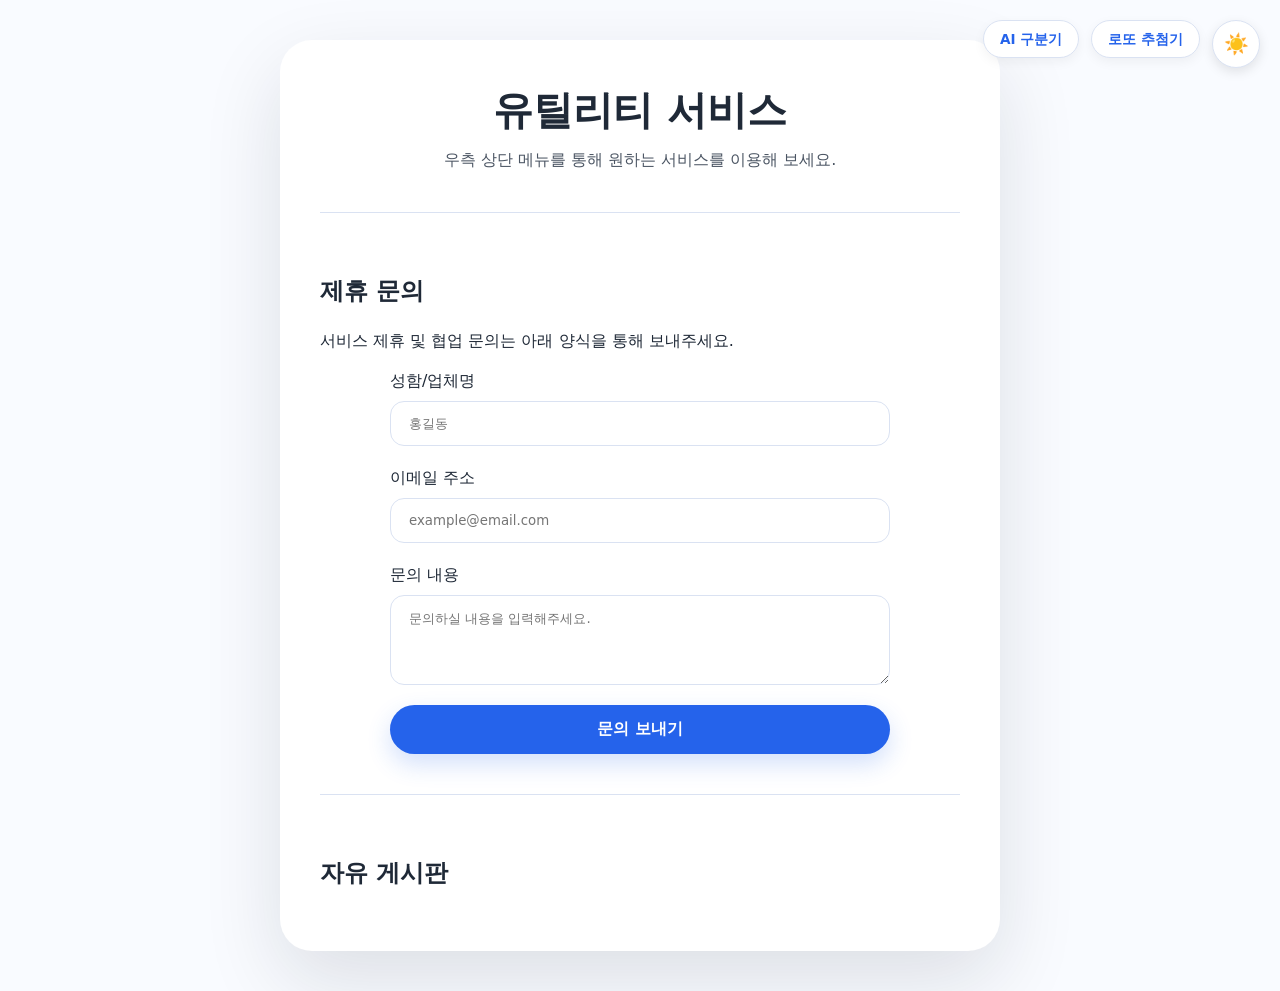
<file: index.html>
<!DOCTYPE html>
<html lang="ko">
<head>
  <meta charset="UTF-8">
  <meta name="viewport" content="width=device-width, initial-scale=1.0">
  <title>우리 집 유틸리티 포털</title>
  <link rel="stylesheet" href="style.css">
  <script src="main.js" defer></script>
</head>
<body>
  <button id="themeToggle" class="theme-toggle" aria-label="테마 전환">
    <span class="sun-icon">☀️</span>
    <span class="moon-icon">🌙</span>
  </button>
  
  <nav class="top-nav">
    <a href="classifier.html" class="small-link">AI 구분기</a>
    <a href="lotto.html" class="small-link">로또 추첨기</a>
  </nav>
  
  <main class="app-shell">
    <section class="hero">
      <h1>유틸리티 서비스</h1>
      <p>우측 상단 메뉴를 통해 원하는 서비스를 이용해 보세요.</p>
    </section>

    <section id="contact" class="contact-section">
      <h2>제휴 문의</h2>
      <p>서비스 제휴 및 협업 문의는 아래 양식을 통해 보내주세요.</p>
      <form action="https://formspree.io/f/xgoqbyqe" method="POST" class="contact-form">
        <div class="form-group">
          <label for="name">성함/업체명</label>
          <input type="text" id="name" name="name" placeholder="홍길동" required>
        </div>
        <div class="form-group">
          <label for="email">이메일 주소</label>
          <input type="email" id="email" name="_replyto" placeholder="example@email.com" required>
        </div>
        <div class="form-group">
          <label for="message">문의 내용</label>
          <textarea id="message" name="message" placeholder="문의하실 내용을 입력해주세요." rows="4" required></textarea>
        </div>
        <button type="submit" class="primary-btn full-width">문의 보내기</button>
      </form>
    </section>

    <section id="comments" class="comments-section">
      <h2>자유 게시판</h2>
      <div id="disqus_thread"></div>
      <script>
          (function() {
          var d = document, s = d.createElement('script');
          s.src = 'https://productbulder-1.disqus.com/embed.js';
          s.setAttribute('data-timestamp', +new Date());
          (d.head || d.body).appendChild(s);
          })();
      </script>
    </section>
  </main>
</body>
</html>
</file>
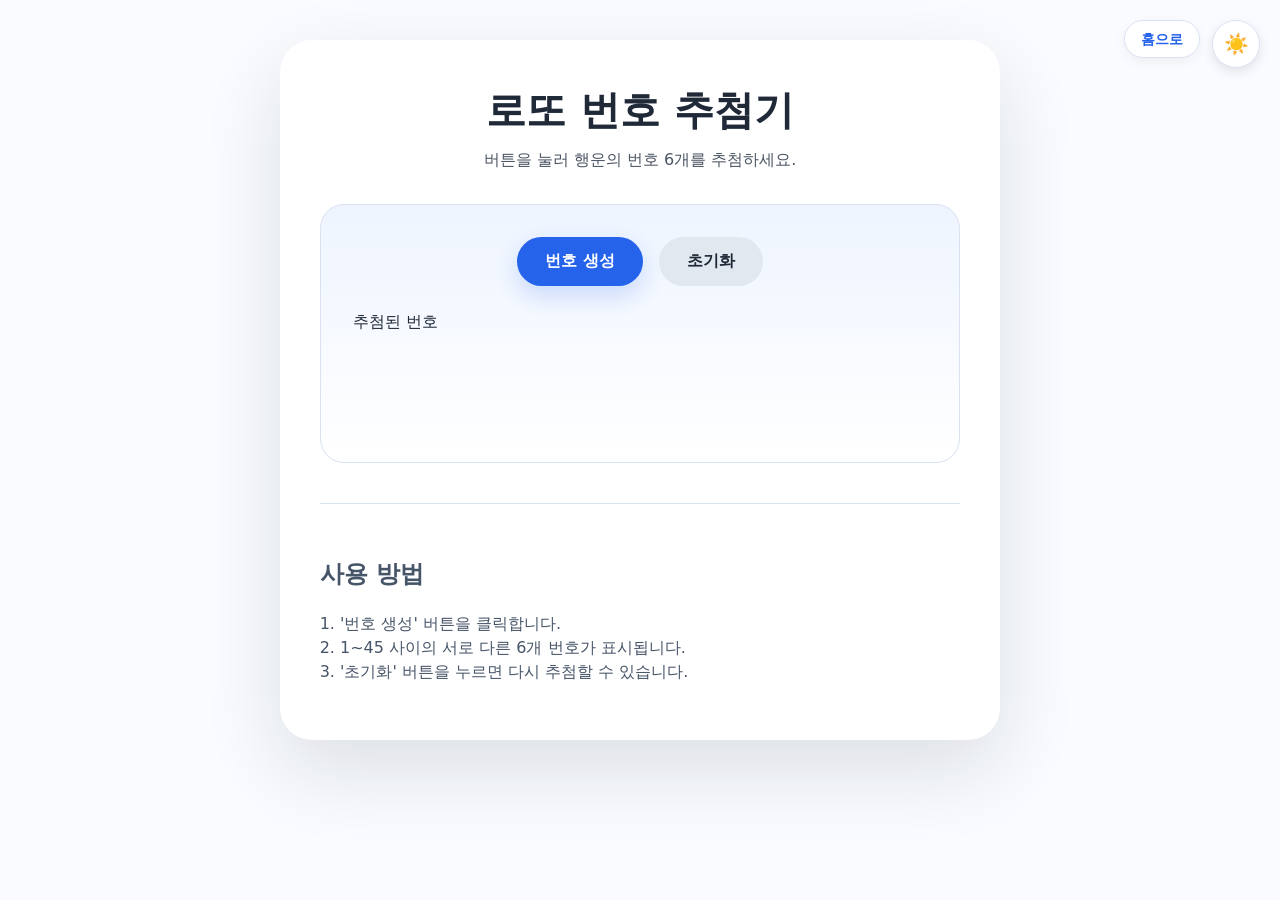
<file: lotto.html>
<!DOCTYPE html>
<html lang="ko">
<head>
  <meta charset="UTF-8">
  <meta name="viewport" content="width=device-width, initial-scale=1.0">
  <title>로또 번호 추첨기</title>
  <link rel="stylesheet" href="style.css">
  <script src="main.js" defer></script>
</head>
<body>
  <button id="themeToggle" class="theme-toggle" aria-label="테마 전환">
    <span class="sun-icon">☀️</span>
    <span class="moon-icon">🌙</span>
  </button>

  <nav class="top-nav">
    <a href="index.html" class="small-link">홈으로</a>
  </nav>
  
  <main class="app-shell">
    <header class="app-header">
      <a href="index.html" class="back-link">← 홈으로</a>
    </header>

    <section class="hero">
      <h1>로또 번호 추첨기</h1>
      <p>버튼을 눌러 행운의 번호 6개를 추첨하세요.</p>
    </section>

    <section class="lotto-card">
      <div class="controls">
        <button id="generateBtn" class="primary-btn">번호 생성</button>
        <button id="resetBtn" class="secondary-btn">초기화</button>
      </div>
      <div id="result" class="result">
        <p class="result-label">추첨된 번호</p>
        <div id="balls" class="balls" aria-live="polite"></div>
      </div>
    </section>

    <section class="info">
      <h2>사용 방법</h2>
      <ol>
        <li>'번호 생성' 버튼을 클릭합니다.</li>
        <li>1~45 사이의 서로 다른 6개 번호가 표시됩니다.</li>
        <li>'초기화' 버튼을 누르면 다시 추첨할 수 있습니다.</li>
      </ol>
    </section>
  </main>
</body>
</html>
</file>
<file: style.css>
:root {
  --bg-color: #f9fbff;
  --app-bg: #ffffff;
  --text-main: #1f2937;
  --text-muted: #4b5563;
  --card-bg: linear-gradient(180deg, #eef4ff 0%, #ffffff 100%);
  --card-border: #dae2f2;
  --btn-secondary-bg: #e2e8f0;
  --btn-secondary-text: #1f2937;
  --info-text: #475569;
  --ball-shadow: rgba(29, 78, 216, 0.24);
  --shell-shadow: rgba(15, 23, 42, 0.12);
  --input-bg: #ffffff;
  --input-border: #dae2f2;
  --input-text: #1f2937;
  
  color-scheme: light;
  font-family: 'Pretendard', system-ui, sans-serif;
  background: var(--bg-color);
  color: var(--text-main);
  line-height: 1.5;
}

[data-theme="dark"] {
  --bg-color: #0f172a;
  --app-bg: #1e293b;
  --text-main: #f8fafc;
  --text-muted: #94a3b8;
  --card-bg: linear-gradient(180deg, #334155 0%, #1e293b 100%);
  --card-border: #334155;
  --btn-secondary-bg: #334155;
  --btn-secondary-text: #f8fafc;
  --info-text: #94a3b8;
  --ball-shadow: rgba(0, 0, 0, 0.4);
  --shell-shadow: rgba(0, 0, 0, 0.3);
  --input-bg: #334155;
  --input-border: #475569;
  --input-text: #f8fafc;
  color-scheme: dark;
}

* { box-sizing: border-box; }

html, body {
  margin: 0;
  min-height: 100%;
  transition: background-color 0.3s ease, color 0.3s ease;
}

body {
  display: flex;
  justify-content: center;
  align-items: center;
  padding: 40px 24px;
}

.top-nav {
  position: fixed;
  top: 20px;
  right: 80px; /* Space for theme toggle */
  display: flex;
  gap: 12px;
  z-index: 100;
}

.small-link {
  padding: 8px 16px;
  border-radius: 999px;
  background: var(--app-bg);
  border: 1px solid var(--card-border);
  color: #2563eb;
  text-decoration: none;
  font-size: 0.85rem;
  font-weight: 600;
  box-shadow: 0 4px 12px rgba(0, 0, 0, 0.05);
  transition: all 0.2s ease;
}

.small-link:hover {
  transform: translateY(-1px);
  box-shadow: 0 6px 16px rgba(0, 0, 0, 0.1);
  background: var(--card-bg);
}

.theme-toggle {
  position: fixed;
  top: 20px;
  right: 20px;
  width: 48px;
  height: 48px;
  border-radius: 50%;
  border: 1px solid var(--card-border);
  background: var(--app-bg);
  cursor: pointer;
  display: flex;
  align-items: center;
  justify-content: center;
  font-size: 1.25rem;
  box-shadow: 0 4px 12px rgba(0, 0, 0, 0.1);
  z-index: 100;
  padding: 0;
  transition: all 0.3s ease;
}

.theme-toggle .moon-icon { display: none; }
[data-theme="dark"] .theme-toggle .sun-icon { display: none; }
[data-theme="dark"] .theme-toggle .moon-icon { display: block; }

.app-shell {
  width: min(100%, 720px);
  background: var(--app-bg);
  border-radius: 32px;
  box-shadow: 0 30px 80px var(--shell-shadow);
  padding: 40px;
  transition: background-color 0.3s ease, box-shadow 0.3s ease;
}

.app-header {
  display: none; /* Hide old back link header */
}

.hero {
  text-align: center;
  margin-bottom: 32px;
}

.hero h1 { margin: 0; font-size: 2.5rem; }
.hero p { color: var(--text-muted); margin-top: 8px; }

/* Portal Styles */
.portal-nav {
  display: grid;
  gap: 20px;
  margin-bottom: 40px;
}

.portal-card {
  display: flex;
  align-items: center;
  gap: 20px;
  padding: 24px;
  background: var(--card-bg);
  border: 1px solid var(--card-border);
  border-radius: 20px;
  text-decoration: none;
  color: inherit;
  transition: transform 0.2s ease, box-shadow 0.2s ease;
}

.portal-card:hover {
  transform: translateY(-4px);
  box-shadow: 0 12px 30px var(--shell-shadow);
}

.card-icon { font-size: 3rem; }
.card-content h3 { margin: 0 0 4px; color: #2563eb; }
.card-content p { margin: 0; font-size: 0.95rem; color: var(--text-muted); }

/* Feature Specifics */
.lotto-card, .classifier-container {
  padding: 32px;
  border-radius: 24px;
  background: var(--card-bg);
  border: 1px solid var(--card-border);
  margin-bottom: 32px;
}

.primary-btn, .secondary-btn {
  border: none;
  border-radius: 999px;
  padding: 14px 28px;
  font-size: 1rem;
  font-weight: 600;
  cursor: pointer;
  transition: all .2s ease;
  display: inline-flex;
  align-items: center;
  justify-content: center;
  font-family: inherit;
}

.primary-btn { background: #2563eb; color: white; box-shadow: 0 10px 25px rgba(37, 99, 235, 0.2); }
.secondary-btn { background: var(--btn-secondary-bg); color: var(--btn-secondary-text); }
.primary-btn:hover { transform: translateY(-2px); box-shadow: 0 15px 35px rgba(37, 99, 235, 0.3); }

.controls, .classifier-controls { display: flex; gap: 16px; justify-content: center; margin-bottom: 24px; }

.balls { display: flex; flex-wrap: wrap; justify-content: center; gap: 14px; min-height: 80px; }
.ball {
  width: 60px; height: 60px; display: grid; place-items: center; border-radius: 50%;
  font-weight: 700; color: white; box-shadow: 0 8px 20px var(--ball-shadow);
}
.ball.yellow { background: #fbbf24; color: #1f2937; }
.ball.green { background: #10b981; }
.ball.blue { background: #3b82f6; }
.ball.red { background: #ef4444; }
.ball.gray { background: #6b7280; }

.video-container {
  width: 100%; aspect-ratio: 16/9; background: #000; border-radius: 16px;
  overflow: hidden; display: flex; align-items: center; justify-content: center; margin-bottom: 24px;
}
.placeholder-text { color: #94a3b8; text-align: center; }

.label-container { display: flex; flex-direction: column; gap: 16px; }
.prediction-bar { display: flex; flex-direction: column; gap: 6px; }
.bar-header { display: flex; justify-content: space-between; font-weight: 600; font-size: 0.9rem; }
.bar-outer { width: 100%; height: 12px; background: var(--btn-secondary-bg); border-radius: 6px; overflow: hidden; }
.bar-inner { height: 100%; background: #2563eb; transition: width 0.4s cubic-bezier(0.175, 0.885, 0.32, 1.275); }

/* Common UI */
.contact-section, .comments-section { border-top: 1px solid var(--card-border); padding-top: 40px; margin-top: 40px; }
.contact-form { display: grid; gap: 20px; max-width: 500px; margin: 0 auto; }
.form-group { display: grid; gap: 8px; }
input, textarea {
  width: 100%; padding: 14px 18px; border-radius: 14px; border: 1px solid var(--input-border);
  background: var(--input-bg); color: var(--input-text); font-family: inherit; transition: all 0.2s ease;
}
input:focus, textarea:focus { outline: none; border-color: #2563eb; box-shadow: 0 0 0 4px rgba(37, 99, 235, 0.1); }
.full-width { width: 100%; }

.info { margin-top: 40px; padding-top: 32px; border-top: 1px solid var(--card-border); color: var(--info-text); }
.info ol { padding-left: 20px; }

@media (max-width: 600px) {
  .app-shell { padding: 24px; }
  .hero h1 { font-size: 2rem; }
  .portal-card { flex-direction: column; text-align: center; }
  .top-nav { right: 70px; gap: 8px; }
  .small-link { padding: 6px 12px; font-size: 0.75rem; }
}
</file>
